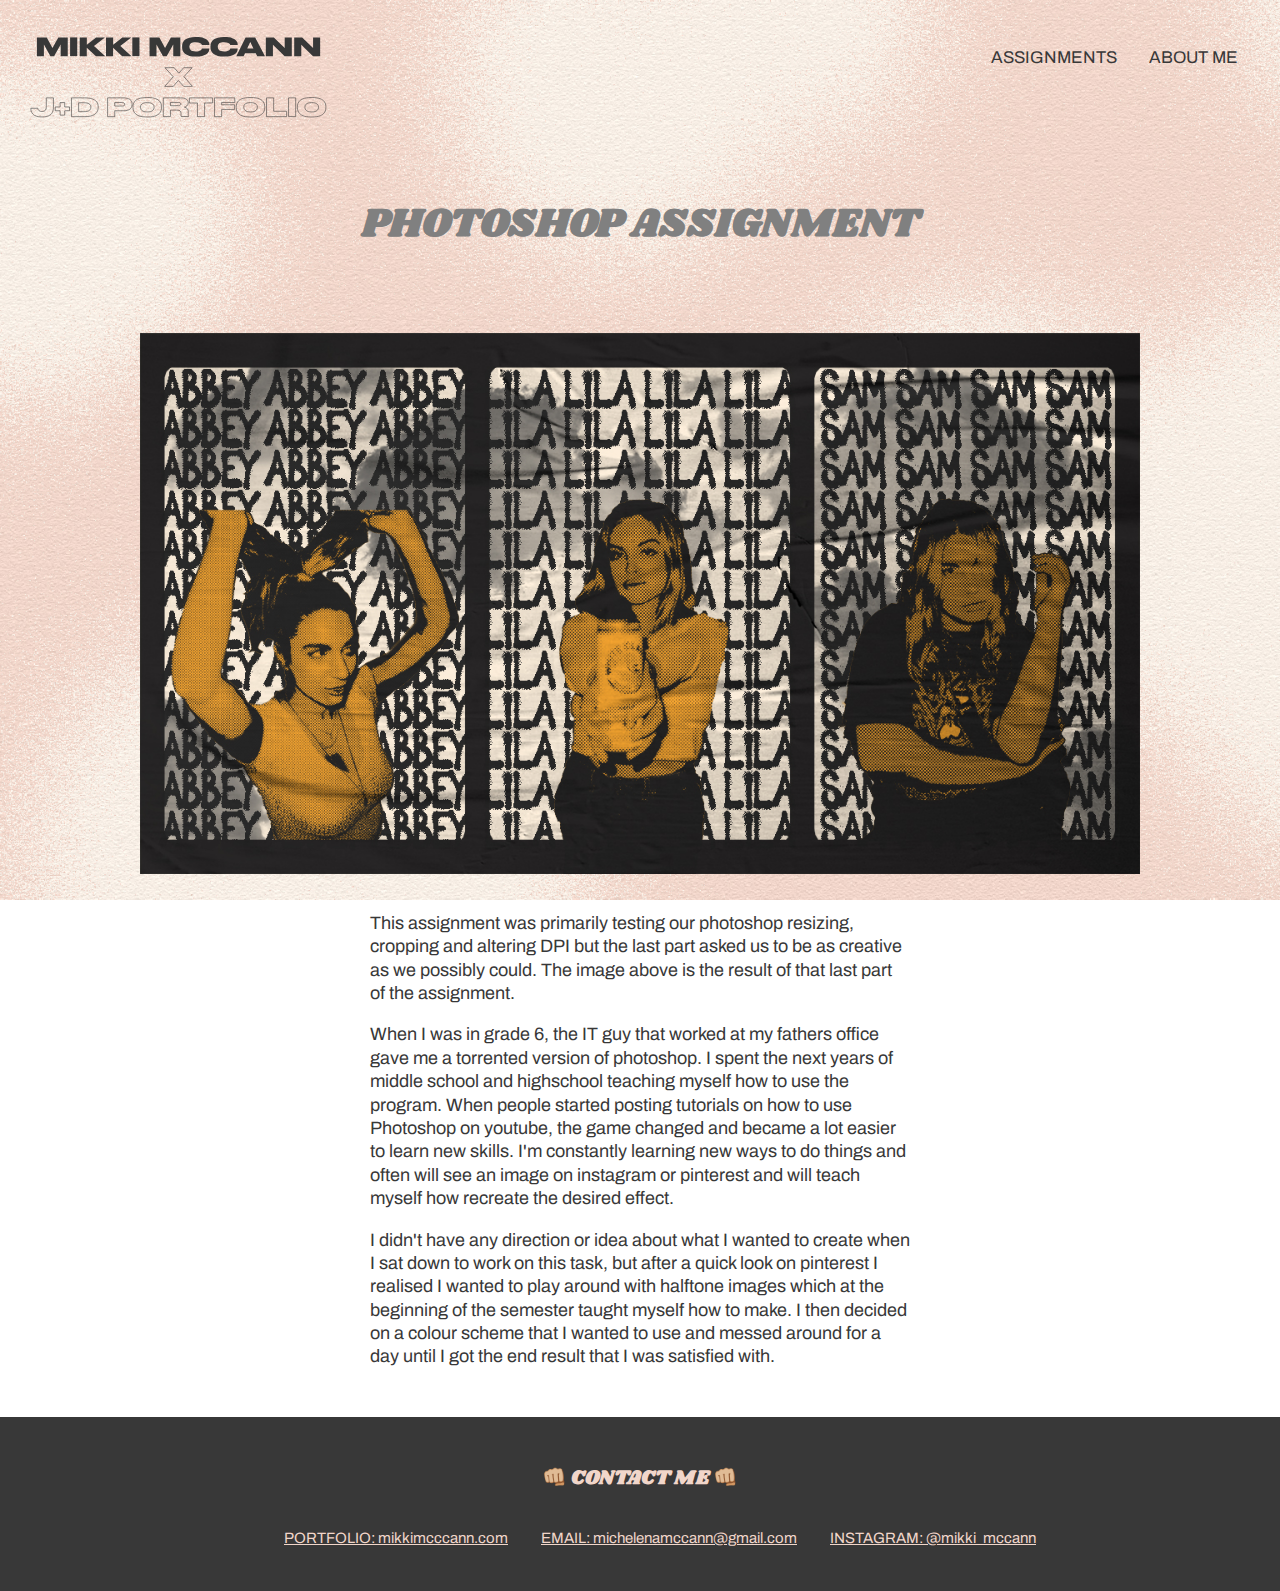
<file: subpage1.html>
<!DOCTYPE html>
<html lang="en">

	<head>
		<meta charset="utf-8" />
		<meta name="viewport" content="width=device-width, initial-scale=1.0" />
		<title>Mikki McCann’s Subpage for Journalism Design Toolkit</title>
		<link rel="stylesheet" href="styles.css" type="text/css" <link rel="stylesheet" href="styles.css" type="text/css" />
		<link rel="preconnect" href="https://fonts.gstatic.com">
		<link href="https://fonts.googleapis.com/css2?family=Archivo&display=swap" rel="stylesheet">
		<link href="https://fonts.googleapis.com/css2?family=Rubik+Mono+One&display=swap" rel="stylesheet">
		<link href="https://fonts.googleapis.com/css2?family=Shrikhand&display=swap" rel="stylesheet">
		
		<link rel="apple-touch-icon" sizes="180x180" href="apple-touch-icon.png">
		<link rel="icon" type="image/png" sizes="32x32" href="favicon-32x32.png">
		<link rel="icon" type="image/png" sizes="16x16" href="favicon-16x16.png">
		<link rel="manifest" href="site.webmanifest">
		<link rel="mask-icon" href="safari-pinned-tab.svg" color="#5bbad5">
		<meta name="msapplication-TileColor" content="#da532c">
		<meta name="theme-color" content="#ffffff">
		
		
	</head>

	<body>

		<a href="index.html"> <img class="title" src="title.svg" align="left"></a>
	
		
		<div class="topnav">
  			<a href="subpage5.html">ABOUT ME</a>
  				<div class="dropdown">
   		 		<button class="dropbtn">ASSIGNMENTS
     			<i class="fa fa-caret-down"></i>
    			</button>
    				<div class="dropdown-content">
     				<a href="subpage1.html">PHOTOSHOP</a>
      				<a href="subpage2.html">LOGO DESIGN</a>
      				<a href="subpage3.html">POSTER DESIGN</a>
      				<a href="subpage4.html">VIDEO CREATION</a>
      				<a href="subpage6.html">ZINE DESIGN</a>
   			</div>
   			</div>
  			</div>
		
		<h1 class="main-hed"> PHOTOSHOP ASSIGNMENT </h1>
		
		<img class= "ass1" src="images/6.creative-edit-mikki-mccann copy.jpg" align="center">		


		<p>This assignment was primarily testing our photoshop resizing, cropping and altering DPI but the last part asked us to be as creative as we possibly could. The image above is the result of that last part of the assignment.</p>
		
		<p> When I was in grade 6, the IT guy that worked at my fathers office gave me a torrented version of photoshop. I spent the next years of middle school and highschool teaching myself how to use the program. When people started posting tutorials on how to use Photoshop on youtube, the game changed and became a lot easier to learn new skills. I'm constantly learning new ways to do things and often will see an image on instagram or pinterest and will teach myself how recreate the desired effect.

		<p>I didn't have any direction or idea about what I wanted to create when I sat down to work on this task, but after a quick look on pinterest I realised I wanted to play around with halftone images which at the beginning of the semester taught myself how to make. I then decided on a colour scheme that I wanted to use and messed around for a day until I got the end result that I was satisfied with. </p>
		
	<div class="footer">
 	<h2> 👊🏼 CONTACT ME 👊🏼</h2>
	<ul>
	<li>	
		<a class="footertext" href="http://www.mikkimccann.com/">PORTFOLIO: mikkimcccann.com</a>
	</li>
	<li>
		<a class="footertext" href="mailto: michelenamccann@gmail.com">EMAIL: 		michelenamccann@gmail.com</a>
	</li>
	<li>
		<a class="footertext" href="https://www.instagram.com/mikki_mccann/">INSTAGRAM: @mikki_mccann</a>
</li>
</ul>
	</div>
	</div>

<!-- Begin Web-Stat code v 7.0 -->
<span id="wts2035863"></span>
<script>var wts=document.createElement('script');wts.async=true;
wts.src='https://wts.one/log7.js';document.head.appendChild(wts);
wts.onload = function(){ wtslog7(2035863,3); };
</script><noscript><a href="https://www.web-stat.com">
<img src="https://wts.one/7/3/2035863.png" 
alt="Web-Stat site stats"></a></noscript>
<!-- End Web-Stat code v 7.0 -->

	</body>

</html>
</file>
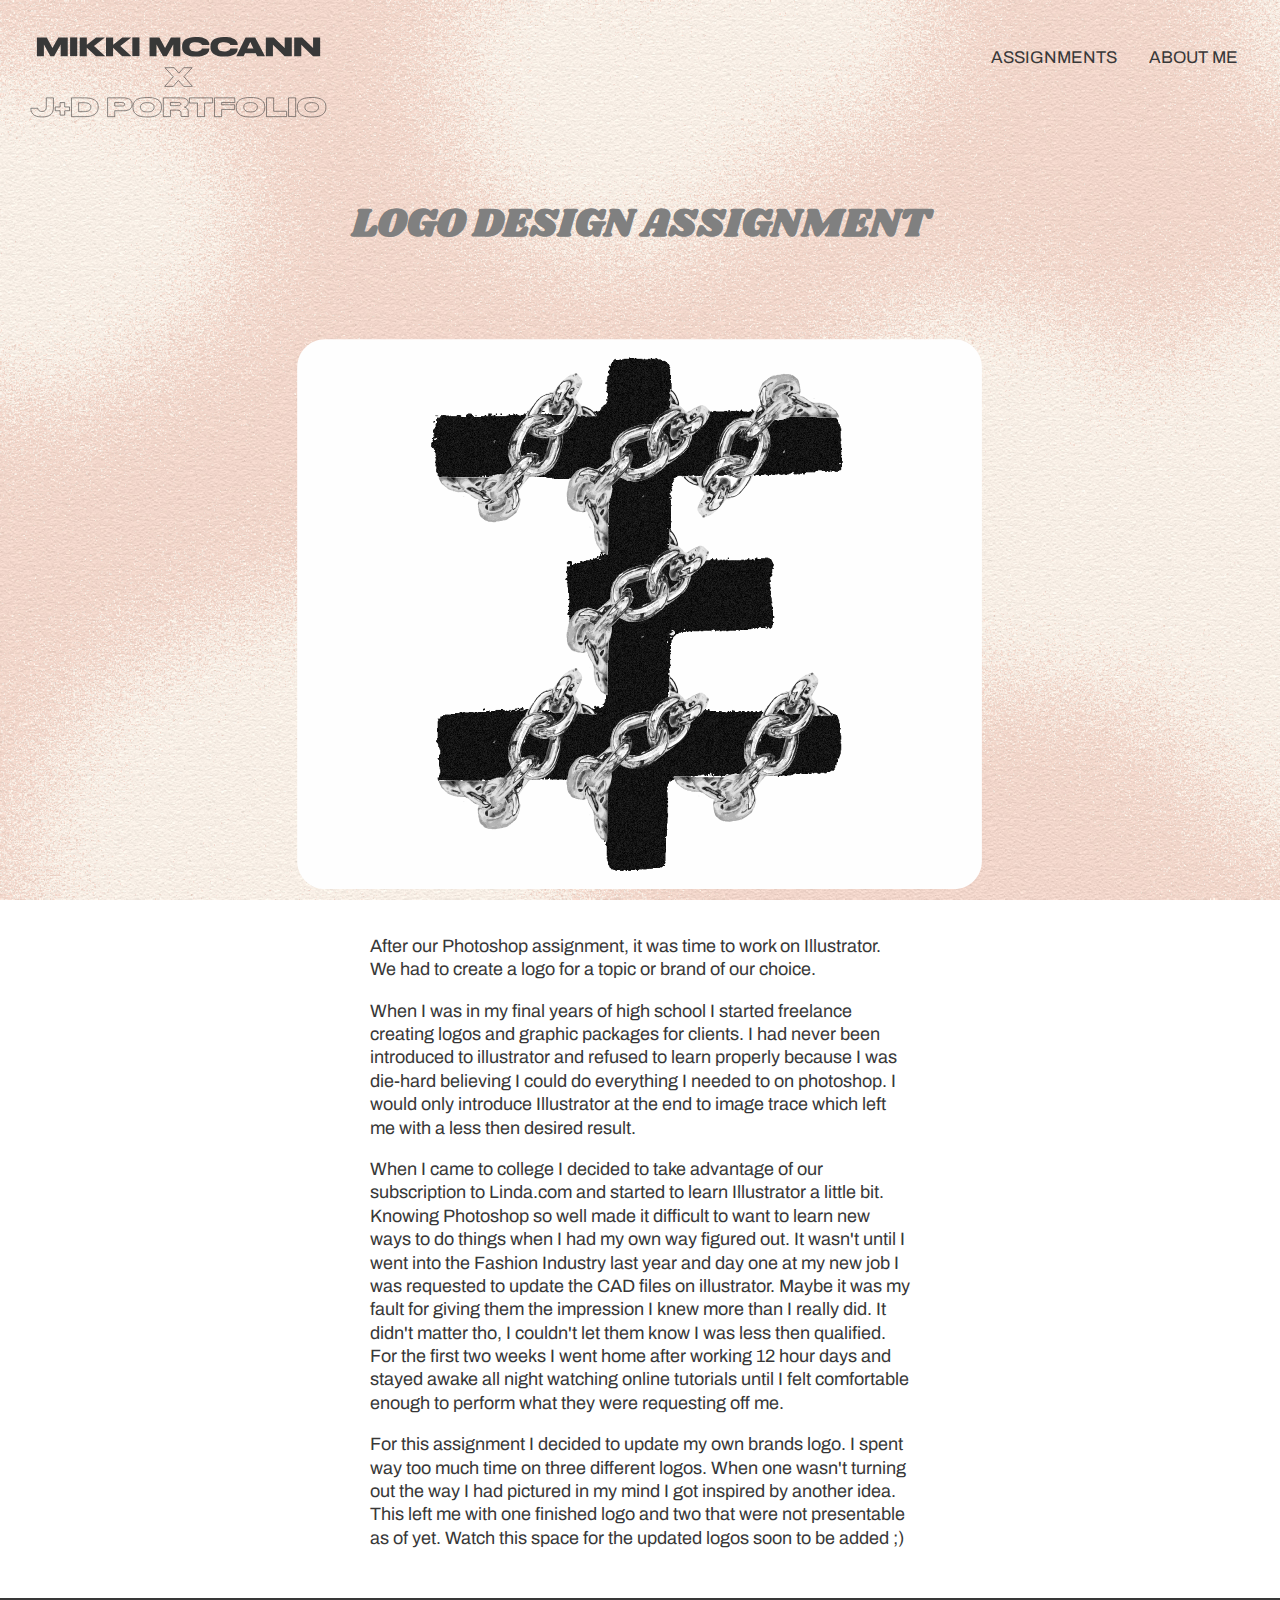
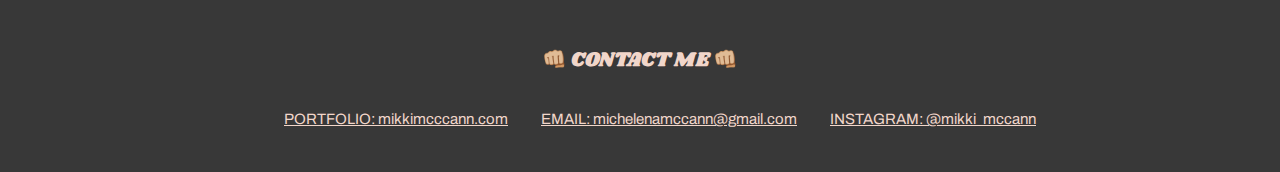
<file: subpage2.html>
<!DOCTYPE html>
<html lang="en">

	<head>
		<meta charset="utf-8" />
		<meta name="viewport" content="width=device-width, initial-scale=1.0" />
		<title>Mikki McCann’s Subpage for Journalism Design Toolkit</title>
		<link rel="stylesheet" href="styles.css" type="text/css" />
		<link rel="preconnect" href="https://fonts.gstatic.com">
		<link href="https://fonts.googleapis.com/css2?family=Archivo&display=swap" rel="stylesheet">
		<link href="https://fonts.googleapis.com/css2?family=Rubik+Mono+One&display=swap" rel="stylesheet">
		<link href="https://fonts.googleapis.com/css2?family=Shrikhand&display=swap" rel="stylesheet">
		
		<link rel="apple-touch-icon" sizes="180x180" href="apple-touch-icon.png">
		<link rel="icon" type="image/png" sizes="32x32" href="favicon-32x32.png">
		<link rel="icon" type="image/png" sizes="16x16" href="favicon-16x16.png">
		<link rel="manifest" href="site.webmanifest">
		<link rel="mask-icon" href="safari-pinned-tab.svg" color="#5bbad5">
		<meta name="msapplication-TileColor" content="#da532c">
		<meta name="theme-color" content="#ffffff">
		
	</head>

	<body>

		<a href="index.html"> <img class="title" src="title.svg" align="left"></a>
	
		
		<div class="topnav">
  			<a href="subpage5.html">ABOUT ME</a>
  				<div class="dropdown">
   		 		<button class="dropbtn">ASSIGNMENTS
     			<i class="fa fa-caret-down"></i>
    			</button>
    				<div class="dropdown-content">
     				<a href="subpage1.html">PHOTOSHOP</a>
      				<a href="subpage2.html">LOGO DESIGN</a>
      				<a href="subpage3.html">POSTER DESIGN</a>
      				<a href="subpage4.html">VIDEO CREATION</a>
      				<a href="subpage6.html">ZINE DESIGN</a>
   			</div>
   			</div>
  			</div>
		
		<h1 class="main-hed"> LOGO DESIGN ASSIGNMENT </h1>
		
		<img class= "ass2" src="images/logo.svg">	
		

		<p>After our Photoshop assignment, it was time to work on Illustrator. We had to create a logo for a topic or brand of our choice. </p>

		<p>When I was in my final years of high school I started freelance creating logos and graphic packages for clients. I had never been introduced to illustrator and refused to learn properly because I was die-hard believing I could do everything I needed to on photoshop. I would only introduce Illustrator at the end to image trace which left me with a less then desired result. </p>
		
		<p> When I came to college I decided to take advantage of our subscription to Linda.com and started to learn Illustrator a little bit. Knowing Photoshop so well made it difficult to want to learn new ways to do things when I had my own way figured out. It wasn't until I went into the Fashion Industry last year and day one at my new job I was requested to update the CAD files on illustrator. Maybe it was my fault for giving them the impression I knew more than I really did. It didn't matter tho, I couldn't let them know I was less then qualified. For the first two weeks I went home after working 12 hour days and stayed awake all night watching online tutorials until I felt comfortable enough to perform what they were requesting off me. </p>
		
		<p> For this assignment I decided to update my own brands logo. I spent way too much time on three different logos. When one wasn't turning out the way I had pictured in my mind I got inspired by another idea. This left me with one finished logo and two that were not presentable as of yet. Watch this space for the updated logos soon to be added ;) </p>

	<div class="footer">
 	<h2> 👊🏼 CONTACT ME 👊🏼</h2>
	<ul>
	<li>	
		<a class="footertext" href="http://www.mikkimccann.com/">PORTFOLIO: mikkimcccann.com</a>
	</li>
	<li>
		<a class="footertext" href="mailto: michelenamccann@gmail.com">EMAIL: 		michelenamccann@gmail.com</a>
	</li>
	<li>
		<a class="footertext" href="https://www.instagram.com/mikki_mccann/">INSTAGRAM: @mikki_mccann</a>
</li>
</ul>
	</div>
	</div>
	
	<!-- Begin Web-Stat code v 7.0 -->
<span id="wts2035863"></span>
<script>var wts=document.createElement('script');wts.async=true;
wts.src='https://wts.one/log7.js';document.head.appendChild(wts);
wts.onload = function(){ wtslog7(2035863,3); };
</script><noscript><a href="https://www.web-stat.com">
<img src="https://wts.one/7/3/2035863.png" 
alt="Web-Stat site stats"></a></noscript>
<!-- End Web-Stat code v 7.0 -->
	
	</body>

</html>
</file>
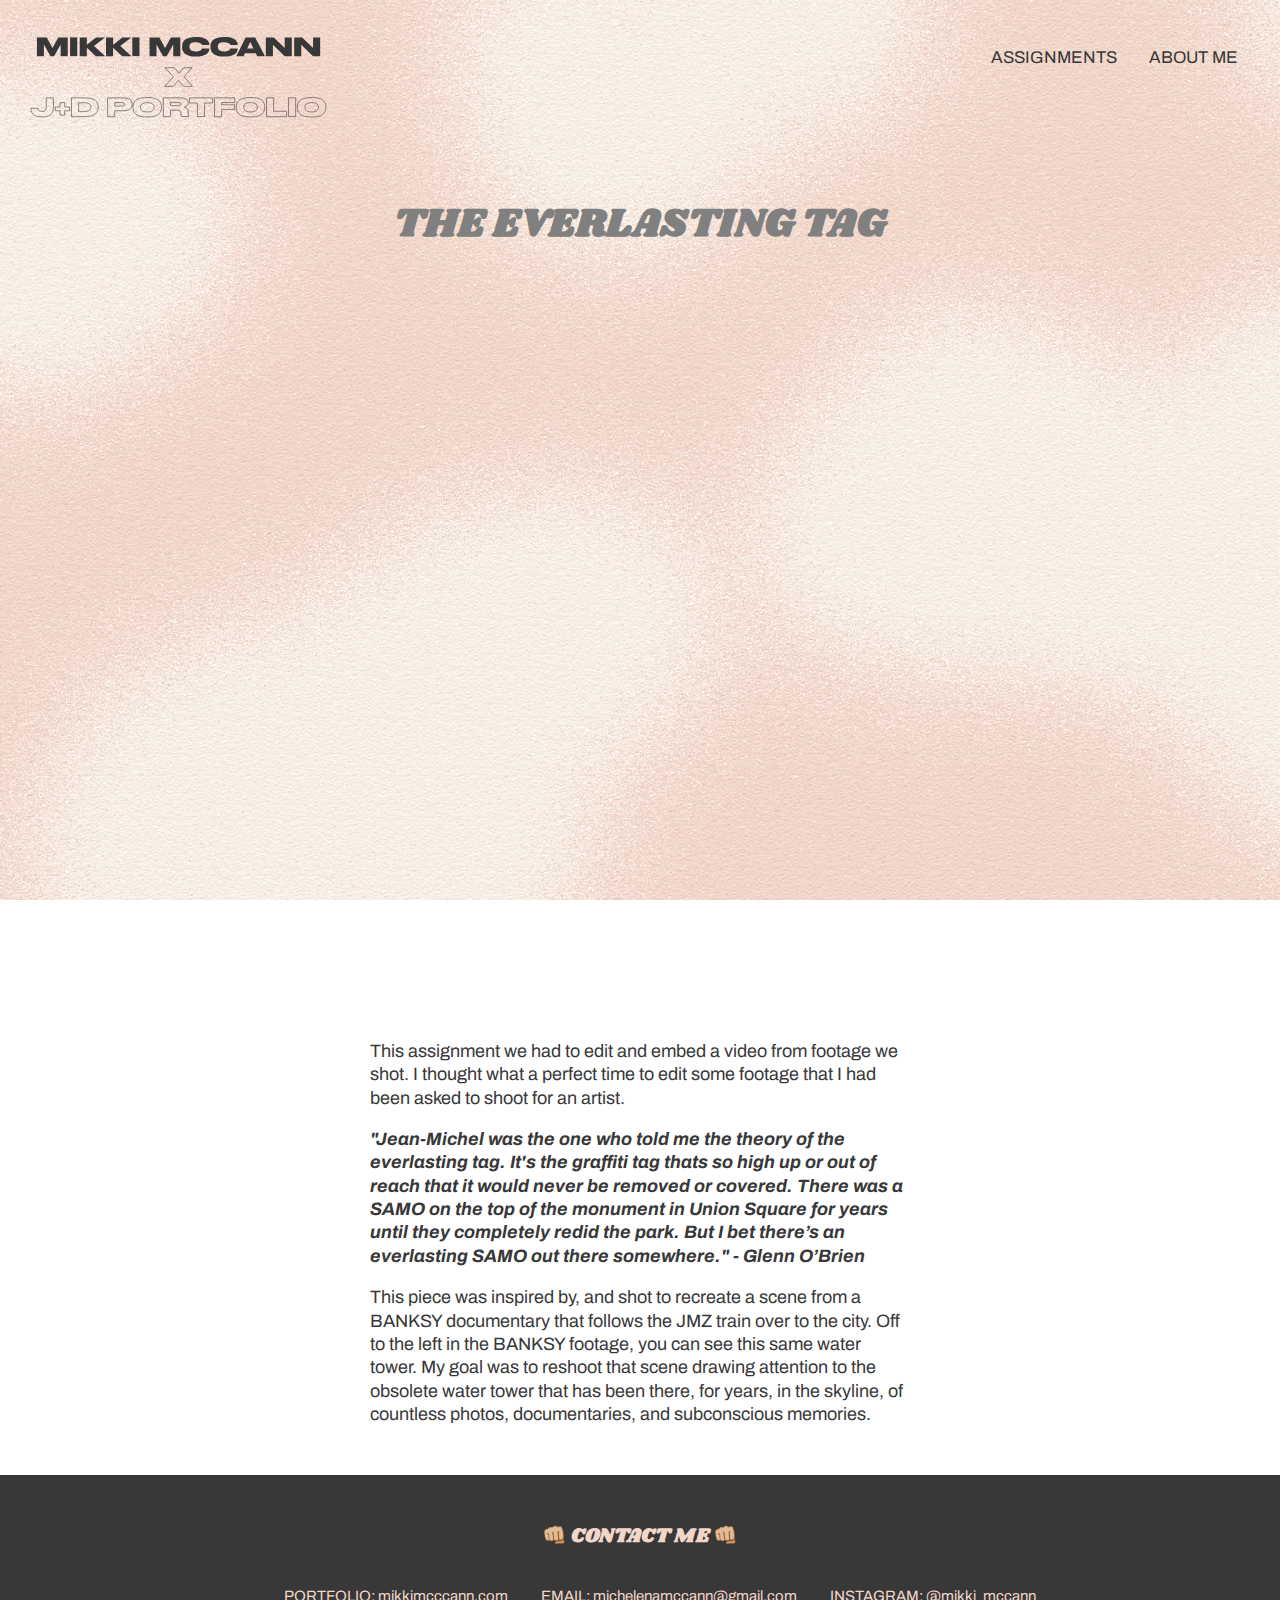
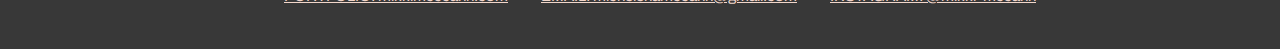
<file: subpage4.html>
<!DOCTYPE html>
<html lang="en">

	<head>
		<meta charset="utf-8" />
		<meta name="viewport" content="width=device-width, initial-scale=1.0" />
		<title>Mikki McCann’s Subpage for Journalism Design Toolkit</title>
		<link rel="stylesheet" href="styles.css" type="text/css" />
		<link rel="preconnect" href="https://fonts.gstatic.com">
		<link rel="preconnect" href="https://fonts.gstatic.com">
		<link href="https://fonts.googleapis.com/css2?family=Archivo&display=swap" rel="stylesheet">
		<link href="https://fonts.googleapis.com/css2?family=Rubik+Mono+One&display=swap" rel="stylesheet">
		<link href="https://fonts.googleapis.com/css2?family=Archivo:ital@1&display=swap" rel="stylesheet">
		<link href="https://fonts.googleapis.com/css2?family=Shrikhand&display=swap" rel="stylesheet">
	
		<link rel="apple-touch-icon" sizes="180x180" href="apple-touch-icon.png">
		<link rel="icon" type="image/png" sizes="32x32" href="favicon-32x32.png">
		<link rel="icon" type="image/png" sizes="16x16" href="favicon-16x16.png">
		<link rel="manifest" href="site.webmanifest">
		<link rel="mask-icon" href="safari-pinned-tab.svg" color="#5bbad5">
		<meta name="msapplication-TileColor" content="#da532c">
		<meta name="theme-color" content="#ffffff">
	
	</head>

	<body>

		<a href="index.html"> <img class="title" src="title.svg" align="left"></a>
	
		
		<div class="topnav">
  			<a href="subpage5.html">ABOUT ME</a>
  				<div class="dropdown">
   		 		<button class="dropbtn">ASSIGNMENTS
     			<i class="fa fa-caret-down"></i>
    			</button>
    				<div class="dropdown-content">
     				<a href="subpage1.html">PHOTOSHOP</a>
      				<a href="subpage2.html">LOGO DESIGN</a>
      				<a href="subpage3.html">POSTER DESIGN</a>
      				<a href="subpage4.html">VIDEO CREATION</a>
      				<a href="subpage6.html">ZINE DESIGN</a>
   			</div>
   			</div>
  			</div>
		
		<h1 class="main-hed"> THE EVERLASTING TAG </h1>
		
<div style="padding:56.25% 0 0 0;position:relative;"><iframe src="https://player.vimeo.com/video/479083823?loop=1&color=fac6af&portrait=0" style="position:absolute;top:0;left:0;width:100%;height:100%;" frameborder="0" allow="autoplay; fullscreen" allowfullscreen></iframe></div><script src="https://player.vimeo.com/api/player.js"></script>


		<p>This assignment we had to edit and embed a video from footage we shot. I thought what a perfect time to edit some footage that I had been asked to shoot for an artist.</p>
		
		<h3> "Jean-Michel was the one who told me the theory of the everlasting tag. It's the graffiti tag thats so high up or out of reach that it would never be removed or covered. There was a SAMO on the top of the monument in Union Square for years until they completely redid the park. But I bet there’s an everlasting SAMO out there somewhere." - Glenn O’Brien </h3>

		<p>This piece was inspired by, and shot to recreate a scene from a BANKSY documentary that follows the JMZ train over to the city. Off to the left in the BANKSY footage, you can see this same water tower. My goal was to reshoot that scene drawing attention to the obsolete water tower that has been there, for years, in the skyline, of countless photos, documentaries, and subconscious memories. </p>
		
	<div class="footer">
 	<h2> 👊🏼 CONTACT ME 👊🏼</h2>
	<ul>
	<li>	
		<a class="footertext" href="http://www.mikkimccann.com/">PORTFOLIO: mikkimcccann.com</a>
	</li>
	<li>
		<a class="footertext" href="mailto: michelenamccann@gmail.com">EMAIL: 		michelenamccann@gmail.com</a>
	</li>
	<li>
		<a class="footertext" href="https://www.instagram.com/mikki_mccann/">INSTAGRAM: @mikki_mccann</a>
</li>
</ul>
	</div>
	</div>

<!-- Begin Web-Stat code v 7.0 -->
<span id="wts2035863"></span>
<script>var wts=document.createElement('script');wts.async=true;
wts.src='https://wts.one/log7.js';document.head.appendChild(wts);
wts.onload = function(){ wtslog7(2035863,3); };
</script><noscript><a href="https://www.web-stat.com">
<img src="https://wts.one/7/3/2035863.png" 
alt="Web-Stat site stats"></a></noscript>
<!-- End Web-Stat code v 7.0 -->

	</body>

</html>
</file>
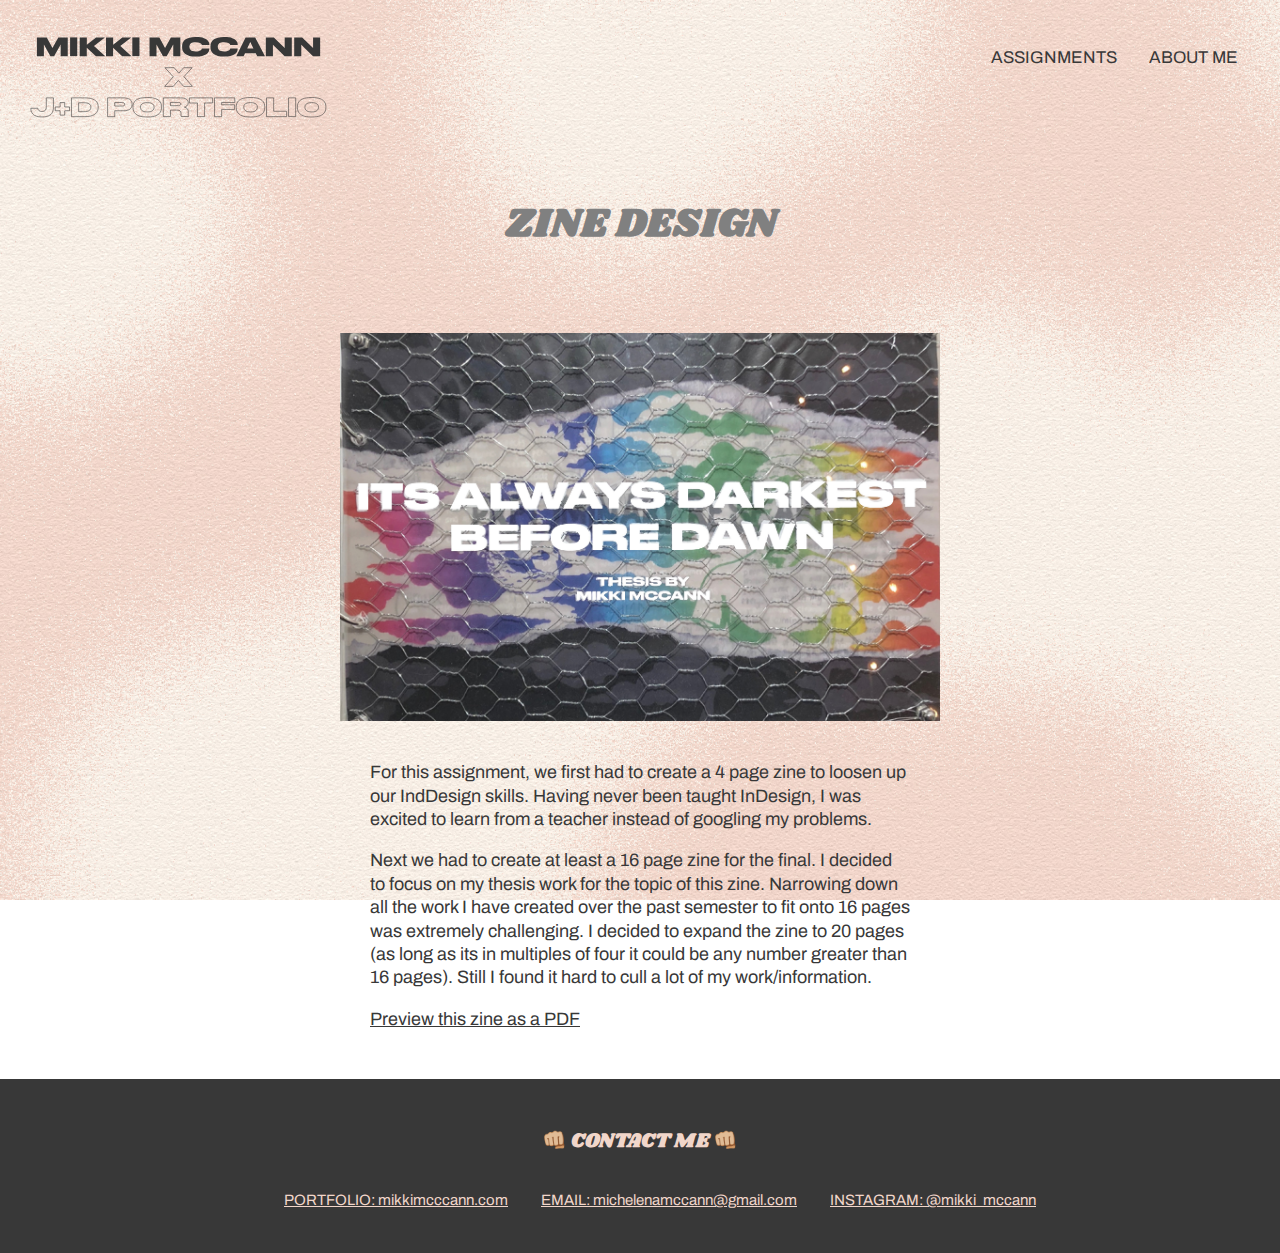
<file: subpage6.html>
<!DOCTYPE html>
<html lang="en">

	<head>
		<meta charset="utf-8" />
		<meta name="viewport" content="width=device-width, initial-scale=1.0" />
		<title>Mikki McCann’s Subpage for Journalism Design Toolkit</title>
		<link rel="stylesheet" href="styles.css" type="text/css" />
		<link rel="stylesheet" href="styles.css" type="text/css" 
		<link rel="preconnect" href="https://fonts.gstatic.com">
		<link href="https://fonts.googleapis.com/css2?family=Archivo&display=swap" rel="stylesheet">
		<link href="https://fonts.googleapis.com/css2?family=Rubik+Mono+One&display=swap" rel="stylesheet">
		<link href="https://fonts.googleapis.com/css2?family=Shrikhand&display=swap" rel="stylesheet">
	
		<link rel="apple-touch-icon" sizes="180x180" href="apple-touch-icon.png">
		<link rel="icon" type="image/png" sizes="32x32" href="favicon-32x32.png">
		<link rel="icon" type="image/png" sizes="16x16" href="favicon-16x16.png">
		<link rel="manifest" href="site.webmanifest">
		<link rel="mask-icon" href="safari-pinned-tab.svg" color="#5bbad5">
		<meta name="msapplication-TileColor" content="#da532c">
		<meta name="theme-color" content="#ffffff">
	
	</head>

	<body>

		<a href="index.html"> <img class="title" src="title.svg" align="left"></a>
	
		
		<div class="topnav">
  			<a href="subpage5.html">ABOUT ME</a>
  				<div class="dropdown">
   		 		<button class="dropbtn">ASSIGNMENTS
     			<i class="fa fa-caret-down"></i>
    			</button>
    				<div class="dropdown-content">
     				<a href="subpage1.html">PHOTOSHOP</a>
      				<a href="subpage2.html">LOGO DESIGN</a>
      				<a href="subpage3.html">POSTER DESIGN</a>
      				<a href="subpage4.html">VIDEO CREATION</a>
      				<a href="subpage6.html">ZINE DESIGN</a>
   			</div>
   			</div>
  			</div>
		
		<h1 class="main-hed"> ZINE DESIGN </h1>
		
		<img class= "ass3" src="its always darkest before dawn.jpg">		

		<p>For this assignment, we first had to create a 4 page zine to loosen up our IndDesign skills. Having never been taught InDesign, I was excited to learn from a teacher instead of googling my problems. </p>

		<p>Next we had to create at least a 16 page zine for the final. I decided to focus on my thesis work for the topic of this zine. Narrowing down all the work I have created over the past semester to fit onto 16 pages was extremely challenging. I decided to expand the zine to 20 pages (as long as its in multiples of four it could be any number greater than 16 pages). Still I found it hard to cull a lot of my work/information. </p>
		
		<p> <a href="its always darkest before dawn.pdf">Preview this zine as a PDF</a> </p>

	<div class="footer">
 	<h2> 👊🏼 CONTACT ME 👊🏼</h2>
	<ul>
	<li>	
		<a class="footertext" href="http://www.mikkimccann.com/">PORTFOLIO: mikkimcccann.com</a>
	</li>
	<li>
		<a class="footertext" href="mailto: michelenamccann@gmail.com">EMAIL: 		michelenamccann@gmail.com</a>
	</li>
	<li>
		<a class="footertext" href="https://www.instagram.com/mikki_mccann/">INSTAGRAM: @mikki_mccann</a>
</li>
</ul>
	</div>
	</div>
	
	<!-- Begin Web-Stat code v 7.0 -->
<span id="wts2035863"></span>
<script>var wts=document.createElement('script');wts.async=true;
wts.src='https://wts.one/log7.js';document.head.appendChild(wts);
wts.onload = function(){ wtslog7(2035863,3); };
</script><noscript><a href="https://www.web-stat.com">
<img src="https://wts.one/7/3/2035863.png" 
alt="Web-Stat site stats"></a></noscript>
<!-- End Web-Stat code v 7.0 -->
	
	</body>

</html>
</file>
<file: styles.css>
body {
	background-image: url('images/website background.jpg');
	background-repeat: no-repeat;
	background-attachment: fixed;
  	background-size: cover;
  	
	margin: 1em auto;
	font-size: 10px;
	padding: 1em;
	text-align: center;
	font-family: 'Archivo', "Helvetica Neue", "Helvetica", "Arial", sans-serif;
}

/*
.titlehorizontal {
	background-image: url('images/title left.svg'), url('images/title right.svg') ;
	background-repeat: no-repeat;
  	background-size: contain;
  	background-position: left, right;
	}
*/

h1 {
	color: #808080;
	font-size: 4em;
	margin-top: 100px;
	margin-bottom: 60px;
	font-family: 'Shrikhand', "Helvetica Neue", "Helvetica", "Arial", sans-serif;
}


a:link {
  color: #383838;
}

a:visited {
  color: #383838;
  text-decoration: none;
}

a:hover {
  color: #e93b45;
  text-decoration: none;
}

a:active {
  color: #383838;
  text-decoration: none;
}

.topnav {
  padding: 14px 16px;
  overflow: hidden;
	margin-bottom: 40px;
}

.topnav a {
  display: inline-block;
  float: right;
  color: #383838;
  text-align: center;
  padding: 14px 16px;
  text-decoration: none;
  font-size: 17px;
}

.topnav a:hover {
  background-color: #f1d6ca;
  color: black;
}

.topnav a.active {
  background-color: #4CAF50;
  color: #383838;
}

/* The dropdown container */
.dropdown {
  overflow: hidden;
  float: right;
}

/* Dropdown button */
.dropdown .dropbtn {
  font-size: 17px;
  border: none;
  outline: none;
  color:  #383838;
  background-color: transparent;
  padding: 14px 16px;
  font-family: inherit; /* Important for vertical align on mobile phones */
  margin: 0; /* Important for vertical align on mobile phones */
}

/* Dropdown button on hover*/
.dropdown .dropbtn:hover {
	background-color: #f1d6ca;
}

/* Dropdown content (hidden by default) */
.dropdown-content {
  display: none;
  position: absolute;
  background-color: #f1d6ca;
  min-width: 160px;
  box-shadow: 0px 8px 16px 0px rgba(0,0,0,0.2);
  z-index: 1;
}

/* Links inside the dropdown */
.dropdown-content a {
  float: none;
  color: black;
  padding: 12px 16px;
  text-decoration: none;
  display: block;
  text-align: left;
  font-size: 16px;
}

/* Add a background color to dropdown links on hover */
.dropdown-content a:hover {
  background-color: #f8efe6;
}

/* Show the dropdown menu on hover */
.dropdown:hover .dropdown-content {
  display: block;
}

p {
	font-family:'Archivo', "Helvetica Neue", "Helvetica", "Arial", sans-serif;
	color: #383838;
	max-width: 30em;
	width: 100%;
	text-align: left;
	margin: 1em auto 1em auto;
	font-size: 1.8em;
	line-height: 1.3;
	}
	
h3 {
	font-family:'Archivo', "Helvetica Neue", "Helvetica", "Arial", sans-serif;
	font-style: italic;
	color: #383838;
	max-width: 30em;
	width: 100%;
	text-align: left;
	margin: 1em auto 1em auto;
	font-size: 1.8em;
	line-height: 1.3;
}

h4 {
	font-family:'Permanent Marker', "Helvetica Neue", "Helvetica", "Arial", sans-serif;
	color: #383838;
	max-width: 30em;
	width: 100%;
	text-align: left;
	margin: 1em auto 1em auto;
	padding-top: 10px;
	font-size: 1.8em;
	line-height: 1.3;
}

h5 {
	font-family: 'Shrikhand', "Helvetica Neue", "Helvetica", "Arial", sans-serif;
	color: #383838;
	font-size: 2em;
}

.pagecontent {
   border: 1px solid white;
   max-width:650px;
   margin-left: auto;
   margin-right: auto;
   margin-bottom: 100px;
}

img.logo {
	width: 100%;
	height: auto;
	max-width: 40em;
	max-height: 40em;
	margin: 2em auto;
}

img.title {
	width: 350px;
	height: auto;
	max-width: 350px;
	display: inline-block;
	position: fixed;
	left: 5px;
}

img.titleleft {
	width: auto;
	height: 600px;
	max-height: 600px;
	position: absolute;
	left: 10px;
}

img.titleright {
	width: auto;
	height: 600px;
	max-height: 600px;
	position: absolute;
  	right: 10px;
}

img.centerimage {
	width: 100%;
	height: auto;
	max-width: 700px;
	position: center;
    margin-bottom: 100px;
    margin-top: 100px;
    margin-left: auto;
    margin-right: auto;
}

img.ass1 {
	width: 100%;
	height: auto;
	max-width: 100em;
	max-height: 100em;
	margin: 2em auto;
	
	}
	
img.ass2 {
	width: 100%;
	height: auto;
	max-width: 70em;
	max-height: 70em;
	margin: 2em auto;
	}
	
img.ass3 {
	width: 100%;
	height: auto;
	max-width: 60em;
	max-height: 60em;
	margin: 2em auto;
	}
	
.video {
	width: 100%;
	height: auto;
	max-width: 600px;
	position:relative;
}

.footer {
  background-color: #383838;
  text-align: center;
  padding: 30px;
  position: absolute;
  left: 0px;
  right: 0px;
  margin-top: 30px;
}

h2 {
	font-family: 'Shrikhand', "Helvetica Neue", "Helvetica", "Arial", sans-serif;
	color: #f1d6ca;
	font-size: 2em;
}

.map {
	margin-top: 10px;
	margin-bottom: 0px;
}

ul {
	text-align: center;
	font-family: 'Archivo' "Helvetica Neue", "Helvetica", "Arial", sans-serif;
	color: #f1d6ca;
	font-size: 15px;
}

li {
	display: inline;
	margin-top: 20px;
	padding-left: 1em;
	padding-right: 1em;
	font-family: 'Archivo' "Helvetica Neue", "Helvetica", "Arial", sans-serif;
	color: #f1d6ca;
	font-size: 15px;
	display: inline-block;
}

a.footertext: {
	color: #f1d6ca; 
	text-decoration: none;
}

a.footertext:link {
	color: #f1d6ca;
}

a.footertext:visited {
	color: #f1d6ca;
}

a.footertext:hover {
	color: #e93b45;
}
</file>
